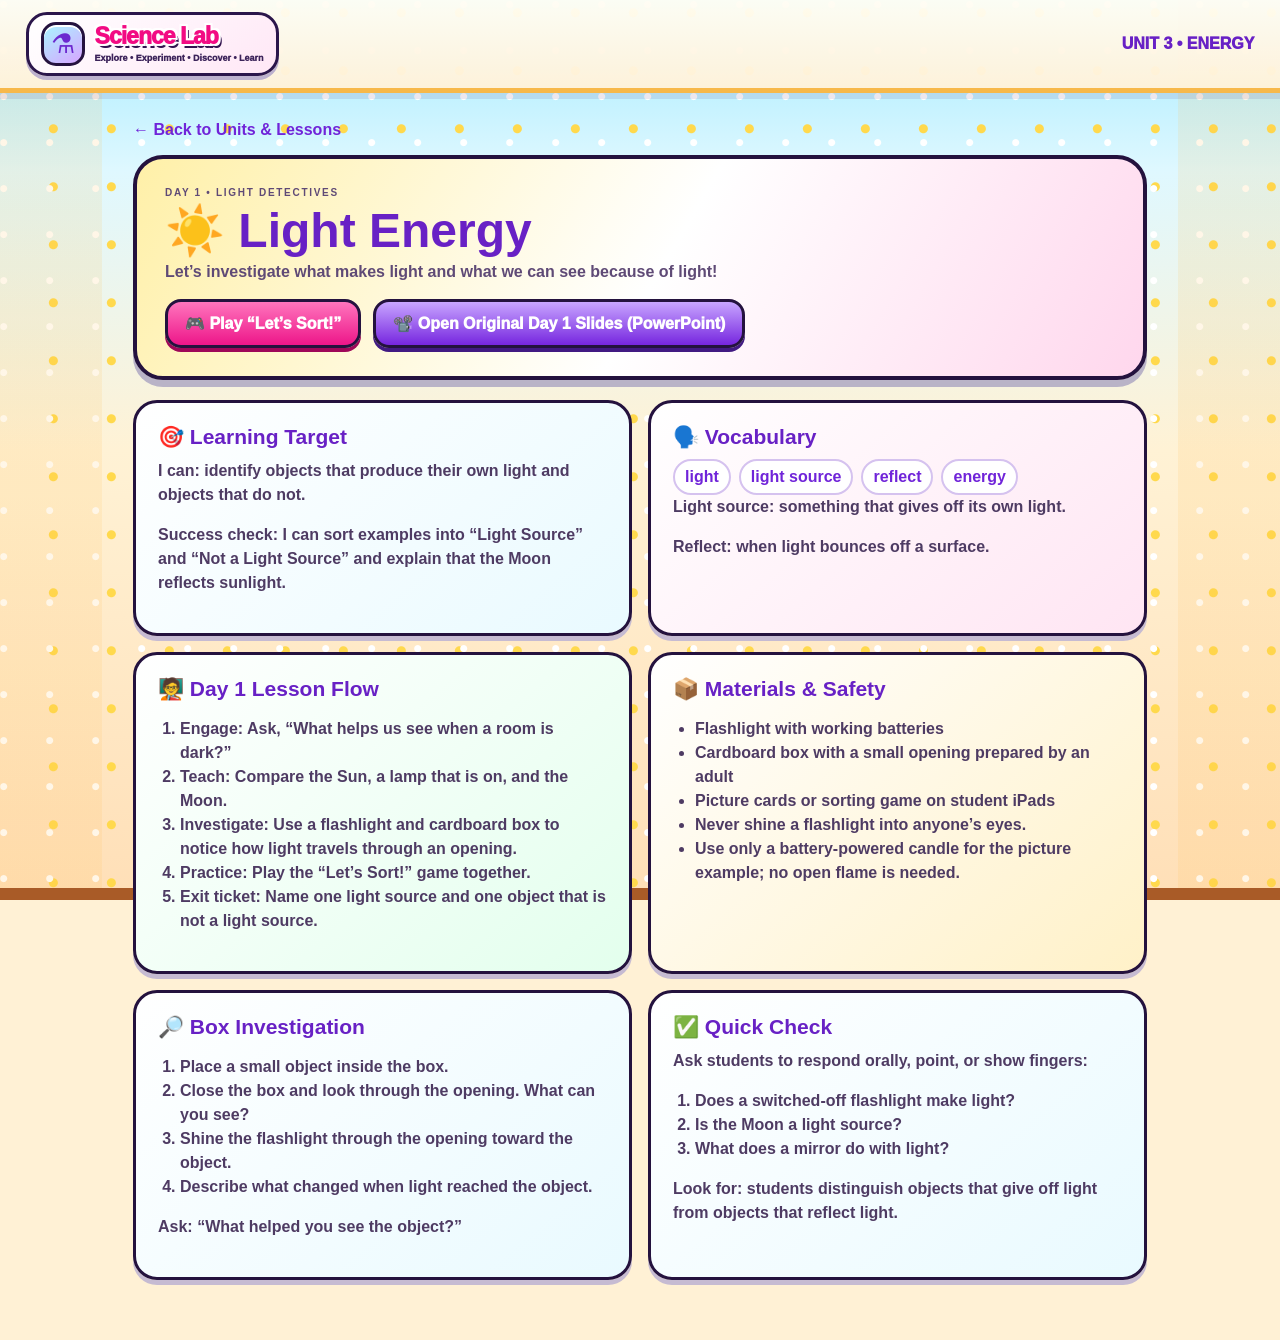
<file: lesson-light-energy.html>
<!doctype html>
<html lang="en"><head><meta charset="utf-8"><meta name="viewport" content="width=device-width,initial-scale=1"><title>Day 1 • Light Energy | Science Lab</title><link rel="stylesheet" href="./teacher-dashboard.css"><style>
.lesson-wrap{max-width:1050px;margin:auto;padding:28px 18px 60px}.lesson-hero{padding:28px;border:4px solid #24123e;border-radius:30px;background:linear-gradient(120deg,#fff0a8,#fff 52%,#ffd7ed);box-shadow:0 7px 0 #b9b3c7}.lesson-hero h1{font-size:clamp(30px,5vw,48px);margin:4px 0;color:#6821c5}.lesson-hero p{font-weight:800;color:#5f4a76}.lesson-actions{display:flex;gap:12px;flex-wrap:wrap;margin-top:18px}.lesson-btn{display:inline-flex;align-items:center;justify-content:center;text-decoration:none;border:3px solid #24123e;border-radius:16px;padding:12px 17px;font-weight:1000;color:#fff;background:linear-gradient(#ff75bd,#ed1689);box-shadow:0 4px 0 #9e0758}.lesson-btn.secondary{background:linear-gradient(#c8a5ff,#7626df);box-shadow:0 4px 0 #411a82}.lesson-grid{display:grid;grid-template-columns:repeat(2,minmax(0,1fr));gap:16px;margin-top:20px}.lesson-card{padding:22px;border:3px solid #24123e;border-radius:24px;background:linear-gradient(140deg,#fff,#e9faff);box-shadow:0 5px 0 #c6bbd2}.lesson-card:nth-child(2){background:linear-gradient(140deg,#fff,#ffe5f3)}.lesson-card:nth-child(3){background:linear-gradient(140deg,#fff,#e3ffed)}.lesson-card:nth-child(4){background:linear-gradient(140deg,#fff,#fff1c8)}.lesson-card h2{color:#6821c5;font-size:21px;margin-bottom:10px}.lesson-card p,.lesson-card li{font-weight:700;line-height:1.5;color:#4e3b63}.lesson-card ul,.lesson-card ol{padding-left:22px}.vocab{display:flex;gap:8px;flex-wrap:wrap}.vocab span{border:2px solid #d5c2ef;background:#fff;border-radius:999px;padding:7px 10px;font-weight:900;color:#7024d9}.back{display:inline-block;margin-bottom:16px;font-weight:900;color:#7024d9;text-decoration:none}@media(max-width:650px){.lesson-grid{grid-template-columns:1fr}.lesson-hero{padding:20px}}
</style></head><body class="dashboard-page"><header class="dashboard-header"><a class="mini-brand" href="./teacher-dashboard.html"><span class="brand-flask">⚗</span><span><strong>Science Lab</strong><small>Explore • Experiment • Discover • Learn</small></span></a><div style="margin-left:auto;font-weight:1000;color:#6821c5">UNIT 3 • ENERGY</div></header><main class="lesson-wrap"><a class="back" href="./teacher-dashboard.html#units">← Back to Units &amp; Lessons</a><section class="lesson-hero"><p class="eyebrow">DAY 1 • LIGHT DETECTIVES</p><h1>☀️ Light Energy</h1><p>Let’s investigate what makes light and what we can see because of light!</p><div class="lesson-actions"><a class="lesson-btn" href="./light-energy-sort.html">🎮 Play “Let’s Sort!”</a><a class="lesson-btn secondary" href="./Sciecne%20Q2%20Week%201_%20Unit%203%20Light%20Energy%20.pptx" target="_blank" rel="noopener">📽️ Open Original Day 1 Slides (PowerPoint)</a></div></section><section class="lesson-grid"><article class="lesson-card"><h2>🎯 Learning Target</h2><p><b>I can:</b> identify objects that produce their own light and objects that do not.</p><p><b>Success check:</b> I can sort examples into “Light Source” and “Not a Light Source” and explain that the Moon reflects sunlight.</p></article><article class="lesson-card"><h2>🗣️ Vocabulary</h2><div class="vocab"><span>light</span><span>light source</span><span>reflect</span><span>energy</span></div><p><b>Light source:</b> something that gives off its own light.</p><p><b>Reflect:</b> when light bounces off a surface.</p></article><article class="lesson-card"><h2>🧑‍🏫 Day 1 Lesson Flow</h2><ol><li><b>Engage:</b> Ask, “What helps us see when a room is dark?”</li><li><b>Teach:</b> Compare the Sun, a lamp that is on, and the Moon.</li><li><b>Investigate:</b> Use a flashlight and cardboard box to notice how light travels through an opening.</li><li><b>Practice:</b> Play the “Let’s Sort!” game together.</li><li><b>Exit ticket:</b> Name one light source and one object that is not a light source.</li></ol></article><article class="lesson-card"><h2>📦 Materials &amp; Safety</h2><ul><li>Flashlight with working batteries</li><li>Cardboard box with a small opening prepared by an adult</li><li>Picture cards or sorting game on student iPads</li><li>Never shine a flashlight into anyone’s eyes.</li><li>Use only a battery-powered candle for the picture example; no open flame is needed.</li></ul></article><article class="lesson-card"><h2>🔎 Box Investigation</h2><ol><li>Place a small object inside the box.</li><li>Close the box and look through the opening. What can you see?</li><li>Shine the flashlight through the opening toward the object.</li><li>Describe what changed when light reached the object.</li></ol><p><b>Ask:</b> “What helped you see the object?”</p></article><article class="lesson-card"><h2>✅ Quick Check</h2><p>Ask students to respond orally, point, or show fingers:</p><ol><li>Does a switched-off flashlight make light?</li><li>Is the Moon a light source?</li><li>What does a mirror do with light?</li></ol><p><b>Look for:</b> students distinguish objects that give off light from objects that reflect light.</p></article></section></main></body></html>
</file>
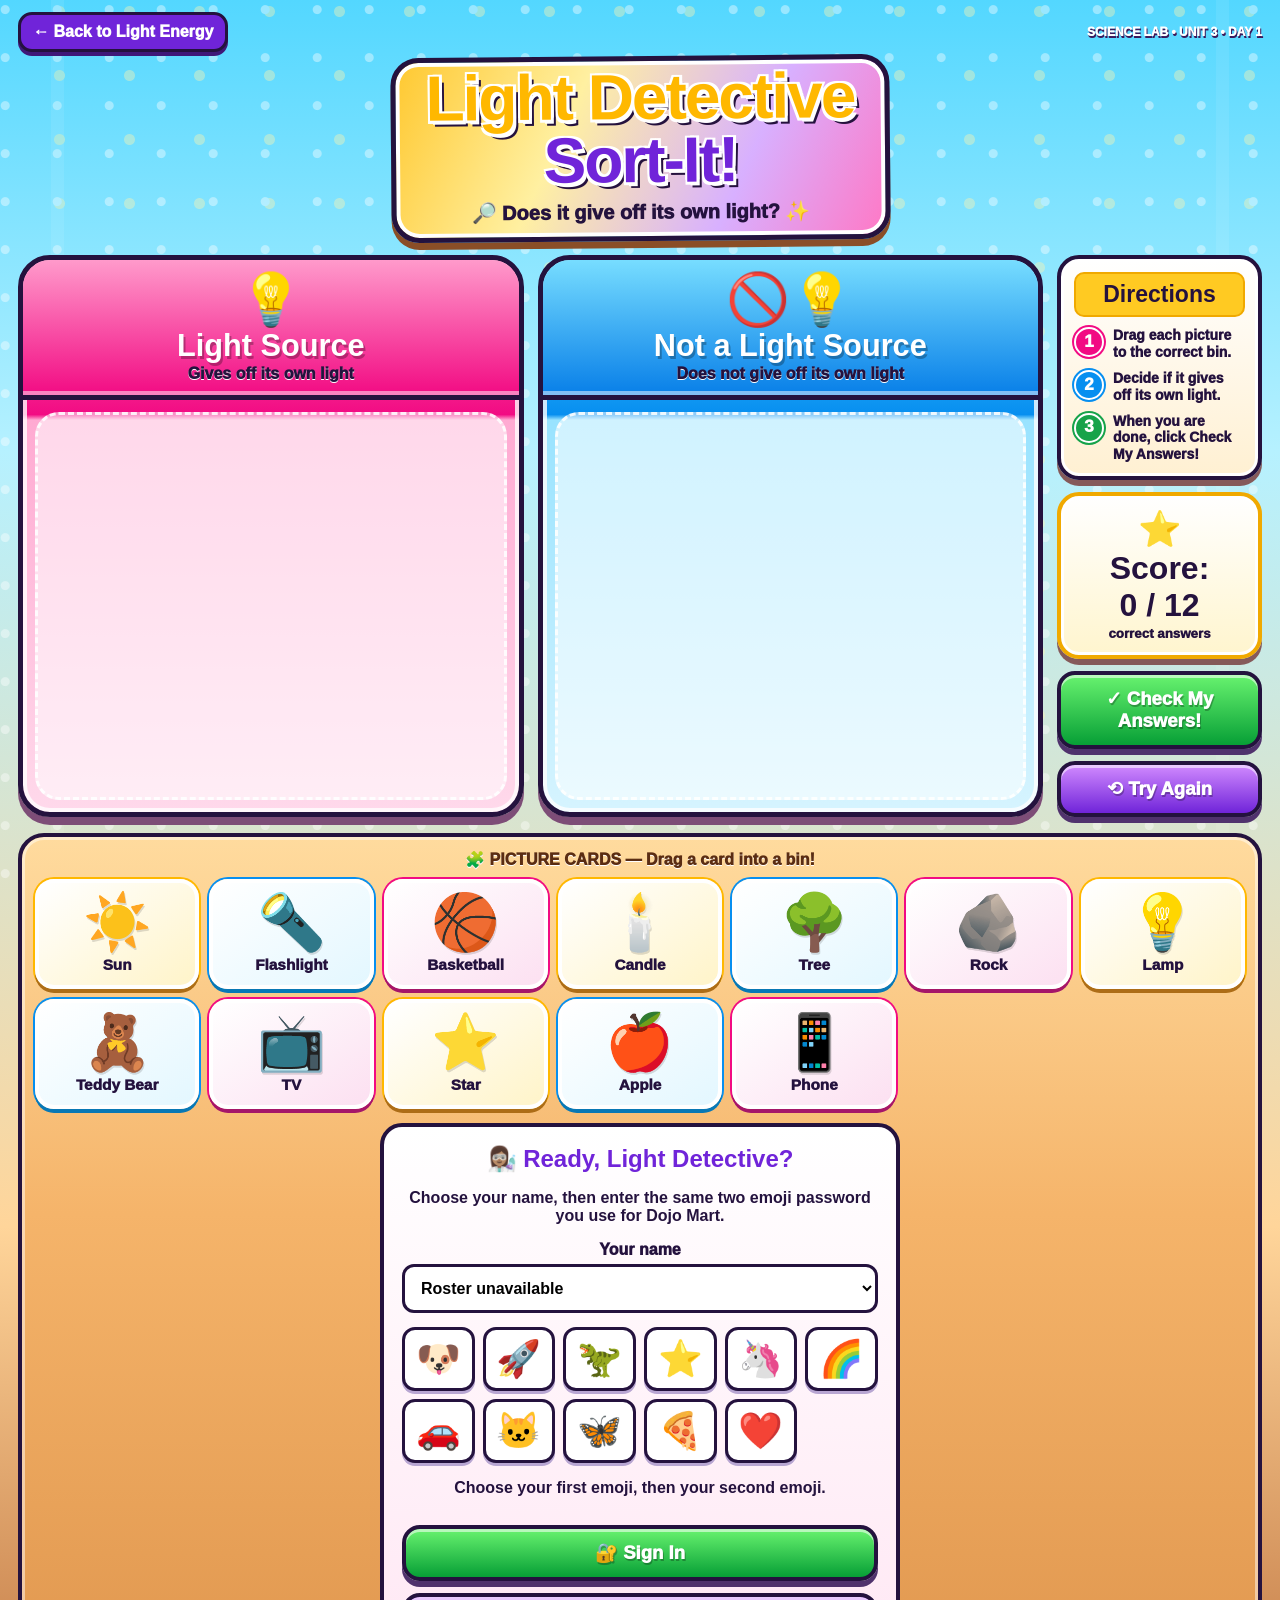
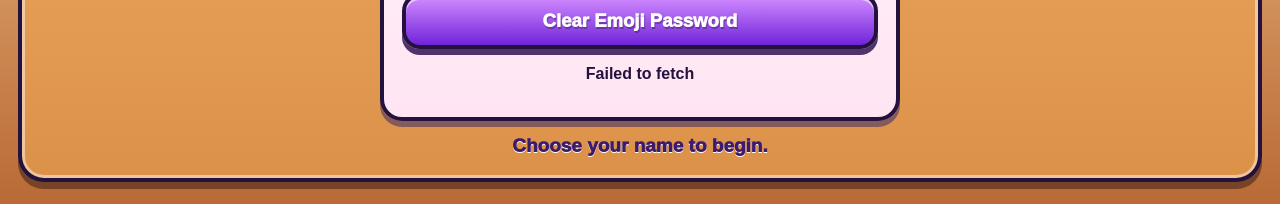
<file: light-energy-sort.html>
<!doctype html>
<html lang="en">
<head>
<meta charset="utf-8"><meta name="viewport" content="width=device-width,initial-scale=1">
<title>Light Detective Sort-It! | Science Lab</title>
<style>
:root{--ink:#24123e;--pink:#f20b83;--blue:#078ff0;--purple:#7024d9;--green:#16a34a;--gold:#ffba13}
*{box-sizing:border-box}body{margin:0;min-height:100vh;color:var(--ink);font-family:"Trebuchet MS",Arial,sans-serif;background:linear-gradient(180deg,#53d7ff 0%,#b6f1ff 25%,#ffd59a 68%,#b96a36 100%);overflow-x:hidden}
body:before{content:"";position:fixed;inset:0;pointer-events:none;opacity:.4;background:radial-gradient(circle at 10% 20%,#fff 0 4px,transparent 5px),radial-gradient(circle at 85% 18%,#fff5b0 0 5px,transparent 6px),linear-gradient(90deg,transparent 0 4%,#fff3 4% 5%,transparent 5% 95%,#fff3 95% 96%,transparent 96%);background-size:52px 48px,70px 64px,100% 100%;z-index:-1}
.page{width:min(1600px,100%);margin:auto;padding:12px 18px 22px}.topbar{display:flex;align-items:center;justify-content:space-between;gap:12px}.back{font-weight:1000;color:#fff;text-decoration:none;background:#7024d9;border:3px solid var(--ink);border-radius:14px;padding:8px 12px;box-shadow:0 4px 0 #3f1878}.topnote{font-size:12px;font-weight:1000;color:#fff;text-shadow:1px 2px #3b185a}
.game-title{text-align:center;position:relative;margin:4px auto 14px;width:fit-content;max-width:100%;padding:5px 30px 12px;border:5px solid var(--ink);border-radius:28px;background:linear-gradient(115deg,#ffc82f,#fff0a1 35%,#d8b0ff 70%,#ff78c5);box-shadow:0 7px 0 #8a4e27,inset 0 0 0 4px #fff;transform:rotate(-.5deg)}
.game-title h1{font-size:clamp(32px,5vw,72px);line-height:.98;margin:0;color:#7024d9;letter-spacing:-2px;text-shadow:3px 4px #fff,-2px -2px #fff,3px -2px #fff,-2px 3px #fff,5px 6px #25123e}
.game-title h1 span{color:#ffb800}.game-title p{font-weight:1000;margin:9px 0 0;font-size:clamp(12px,1.7vw,20px)}
.game-layout{display:grid;grid-template-columns:minmax(0,1fr) minmax(0,1fr) 205px;gap:14px;align-items:stretch}
.bin{position:relative;min-height:350px;border:5px solid var(--ink);border-radius:32px;padding:0 12px 12px;box-shadow:0 8px 0 #7d4d77,inset 0 0 0 4px #ffffffc9;display:flex;flex-direction:column;overflow:hidden}
.bin.source{background:linear-gradient(180deg,#ff7fb9,#f20b83 28%,#ffaad2 29%,#ffd9eb 100%)}.bin.not-source{background:linear-gradient(180deg,#57d5ff,#078ff0 28%,#99e3ff 29%,#d6f4ff 100%)}
.bin-head{margin:0 -12px 12px;padding:14px 8px 12px;text-align:center;border-bottom:5px solid var(--ink);box-shadow:inset 0 -4px #ffffff7d}
.source .bin-head{background:linear-gradient(#ff9acb,#f20b83);color:white}.not-source .bin-head{background:linear-gradient(#77ddff,#087fe8);color:white}
.bin-head .bin-icon{font-size:clamp(30px,4vw,54px);line-height:1}.bin-head h2{font-size:clamp(19px,2.4vw,34px);line-height:1.02;margin:4px 0;text-shadow:2px 3px #0004}.bin-head p{font-size:clamp(11px,1.25vw,17px);font-weight:1000;margin:4px 0 0;color:#24123e;text-shadow:0 1px #fff}
.dropzone{flex:1;min-height:185px;display:flex;align-content:flex-start;justify-content:center;flex-wrap:wrap;gap:8px;padding:10px;border:3px dashed #ffffffd9;border-radius:24px;background:#ffffff8a;transition:background .15s,outline .15s}
.bin:focus-visible,.dropzone.dragover{outline:5px solid var(--gold);outline-offset:-7px;background:#fff9}
.sidebar{display:flex;flex-direction:column;gap:12px}.directions,.scorebox{border:4px solid var(--ink);border-radius:22px;background:linear-gradient(#fff,#fff0d2);box-shadow:0 6px 0 #855a5a,inset 0 0 0 3px #fff;padding:13px}
.directions h3{margin:0 0 10px;text-align:center;font-size:clamp(16px,1.8vw,23px);background:#ffca22;border:2px solid #f0a900;border-radius:10px;padding:7px}.directions ol{padding:0;margin:0;list-style:none;display:flex;flex-direction:column;gap:9px}.directions li{display:grid;grid-template-columns:32px 1fr;align-items:start;gap:7px;font-size:clamp(11px,1.1vw,14px);font-weight:1000;line-height:1.2}.stepnum{width:30px;height:30px;border-radius:50%;display:grid;place-items:center;color:#fff;background:#f20b83;font-size:17px;border:2px solid #fff;box-shadow:0 0 0 2px #f20b83}.directions li:nth-child(2) .stepnum{background:#078ff0;box-shadow:0 0 0 2px #078ff0}.directions li:nth-child(3) .stepnum{background:#16a34a;box-shadow:0 0 0 2px #16a34a}
.scorebox{text-align:center;border-color:#f0a900;background:linear-gradient(#fff,#fff5ce)}.scorebox .star{font-size:35px}.scorebox strong{display:block;font-size:clamp(20px,2.5vw,34px)}.scorebox small{font-weight:1000}
.action{width:100%;border:4px solid var(--ink);border-radius:18px;padding:13px 8px;font-family:inherit;font-size:clamp(14px,1.45vw,19px);font-weight:1000;color:white;cursor:pointer;box-shadow:0 6px 0 #50326d,inset 0 3px #ffffff8a;text-shadow:1px 2px #0004;transition:transform .12s}.action:hover{transform:translateY(-2px)}.action:active{transform:translateY(2px);box-shadow:0 2px 0 #50326d}.check{background:linear-gradient(#68f36f,#079f36)}.reset{background:linear-gradient(#d18aff,#7024d9)}
.card-bank{margin-top:16px;border:4px solid var(--ink);border-radius:26px;padding:13px;background:linear-gradient(180deg,#ffdb9e,#f5b46a 40%,#dc9149);box-shadow:0 7px 0 #774326,inset 0 0 0 3px #fff7}
.bank-title{text-align:center;font-weight:1000;font-size:16px;margin:0 0 10px;color:#5b2d12;text-shadow:0 1px #fff}.cards{display:grid;grid-template-columns:repeat(7,minmax(0,1fr));gap:10px;align-items:stretch}
.card{position:relative;min-width:0;min-height:110px;display:flex;flex-direction:column;align-items:center;justify-content:center;gap:4px;padding:8px 4px;border:4px solid #fff;border-radius:19px;background:linear-gradient(145deg,#fff,#f5eaff);box-shadow:0 4px 0 #7240a1,0 0 0 2px #7024d9;cursor:grab;font-family:inherit;color:#24123e;font-weight:1000;font-size:clamp(11px,1.2vw,16px);text-align:center;touch-action:manipulation}
.card:nth-child(3n+1){background:linear-gradient(145deg,#fff,#fff4c9);box-shadow:0 4px 0 #ad6d17,0 0 0 2px #ffb800}.card:nth-child(3n+2){background:linear-gradient(145deg,#fff,#e3f7ff);box-shadow:0 4px 0 #0878b5,0 0 0 2px #078ff0}.card:nth-child(3n){background:linear-gradient(145deg,#fff,#fce0f1);box-shadow:0 4px 0 #a51669,0 0 0 2px #f20b83}
.card .pic{font-size:clamp(34px,4.3vw,60px);line-height:1.05;filter:drop-shadow(1px 2px #0002)}.card:focus-visible{outline:5px solid #ffca22;outline-offset:2px}.card.selected{outline:5px solid #ffca22;outline-offset:2px}.card.correct{border-color:#16a34a;background:#d8ffdf}.card.wrong{border-color:#dc2626;background:#ffe1e1}.dropzone .card{min-height:70px;max-width:105px;padding:6px;font-size:11px}.dropzone .card .pic{font-size:28px}.student-gate{max-width:520px;margin:14px auto;padding:18px;border:4px solid var(--ink);border-radius:22px;background:linear-gradient(#fff,#ffe5f3);box-shadow:0 6px 0 #855a5a;text-align:center}.student-gate h2{margin:0 0 8px;color:var(--purple)}.student-gate p{font-weight:800}.student-gate label{display:block;font-weight:1000;margin:12px 0 5px}.student-gate select{width:100%;padding:12px;border:3px solid var(--ink);border-radius:12px;font:inherit;font-weight:800;background:white}.emoji-pad{display:grid;grid-template-columns:repeat(6,minmax(0,1fr));gap:8px;margin-top:14px}.emoji-choice{border:3px solid var(--ink);border-radius:13px;background:#fff;padding:8px 3px;font-size:clamp(24px,5vw,36px);cursor:pointer;box-shadow:0 3px 0 #b8a6d2}.emoji-choice.selected{background:#ffe78a;outline:3px solid #7024d9}.emoji-choice:disabled{opacity:.5}.student-gate .action{margin-top:12px}#submitPanel{max-width:520px;margin:14px auto;text-align:center}#submitMessage,#gateMessage{font-weight:900}.feedback{min-height:30px;text-align:center;margin:12px 0 0;font-weight:1000;color:#3e1b68;font-size:clamp(13px,1.6vw,19px);text-shadow:0 1px #fff}
@media(max-width:900px){.game-layout{grid-template-columns:1fr 1fr}.sidebar{grid-column:1/-1;display:grid;grid-template-columns:repeat(2,minmax(0,1fr));align-items:stretch}.directions{grid-row:span 2}.cards{grid-template-columns:repeat(4,minmax(0,1fr))}.bin{min-height:290px}}
@media(max-width:580px){.page{padding:8px}.game-title{padding:9px 14px}.game-layout{grid-template-columns:1fr}.bin{min-height:245px}.sidebar{grid-column:auto;grid-template-columns:1fr 1fr}.directions{grid-column:1/-1;grid-row:auto}.cards{grid-template-columns:repeat(3,minmax(0,1fr))}.card{min-height:95px}.topnote{display:none}.dropzone{min-height:110px}}
</style></head>
<body><main class="page">
<div class="topbar"><a class="back" href="./lesson-light-energy.html">← Back to Light Energy</a><span class="topnote">SCIENCE LAB • UNIT 3 • DAY 1</span></div>
<header class="game-title"><h1><span>Light Detective</span><br>Sort-It!</h1><p>🔎 Does it give off its own light? ✨</p></header>
<section class="game-layout">
<div class="bin source" data-bin="source" tabindex="0" aria-label="Light Source bin"><div class="bin-head"><div class="bin-icon">💡</div><h2>Light Source</h2><p>Gives off its own light</p></div><div class="dropzone" id="sourceBin"></div></div>
<div class="bin not-source" data-bin="not" tabindex="0" aria-label="Not a Light Source bin"><div class="bin-head"><div class="bin-icon">🚫💡</div><h2>Not a Light Source</h2><p>Does not give off its own light</p></div><div class="dropzone" id="notBin"></div></div>
<aside class="sidebar"><section class="directions"><h3>Directions</h3><ol><li><span class="stepnum">1</span><span>Drag each picture to the correct bin.</span></li><li><span class="stepnum">2</span><span>Decide if it gives off its own light.</span></li><li><span class="stepnum">3</span><span>When you are done, click Check My Answers!</span></li></ol></section><section class="scorebox"><span class="star">⭐</span><strong>Score:</strong><strong id="score">0 / 12</strong><small>correct answers</small></section><button class="action check" id="checkBtn" disabled>✓ Check My Answers!</button><button class="action reset" id="resetBtn" disabled>⟲ Try Again</button></aside>
</section>
<section class="card-bank"><p class="bank-title">🧩 PICTURE CARDS — Drag a card into a bin!</p><div class="cards" id="cards"></div><div id="studentGate" class="student-gate"><h2>👩🏽‍🔬 Ready, Light Detective?</h2><p>Choose your name, then enter the same two emoji password you use for Dojo Mart.</p><label for="studentName">Your name</label><select id="studentName"><option value="">Loading class roster…</option></select><div id="emojiPad" class="emoji-pad" aria-label="Emoji password choices"></div><p id="emojiProgress">Choose your first emoji, then your second emoji.</p><button class="action check" id="startBtn" type="button">🔐 Sign In</button><button class="action reset" id="clearEmoji" type="button">Clear Emoji Password</button><p id="gateMessage" role="status" aria-live="polite"></p></div><div id="submitPanel" hidden><button class="action check" id="submitBtn" type="button">📨 Submit Assignment</button><p id="submitMessage" role="status" aria-live="polite"></p></div><p class="feedback" id="feedback" aria-live="polite">Choose your name to begin.</p></section>
</main>
<script>
const items=[{name:'Sun',pic:'☀️',bin:'source'},{name:'Flashlight',pic:'🔦',bin:'source'},{name:'Basketball',pic:'🏀',bin:'not'},{name:'Candle',pic:'🕯️',bin:'source'},{name:'Tree',pic:'🌳',bin:'not'},{name:'Rock',pic:'🪨',bin:'not'},{name:'Lamp',pic:'💡',bin:'source'},{name:'Teddy Bear',pic:'🧸',bin:'not'},{name:'TV',pic:'📺',bin:'source'},{name:'Star',pic:'⭐',bin:'source'},{name:'Apple',pic:'🍎',bin:'not'},{name:'Phone',pic:'📱',bin:'source'}];
const ASSIGNMENT_API = "https://cwhkswbykgpfachpcjjo.supabase.co/functions/v1/light-sort-assignment";let selected=null;const positions={};let checked=false;let started=false;let submitted=false;let studentName="";let sessionToken="";let chosenEmojis=[];const emojiChoices=["🐶","🚀","🦖","⭐","🦄","🌈","🚗","🐱","🦋","🍕","❤️"];const cards=document.getElementById('cards');const feedback=document.getElementById('feedback');
function render(){cards.innerHTML='';document.getElementById('sourceBin').innerHTML='';document.getElementById('notBin').innerHTML='';items.forEach((it,i)=>{const el=document.createElement('button');el.type='button';el.className='card'+(checked?(positions[i]===it.bin?' correct':' wrong'):'')+(selected===i?' selected':'');el.draggable=started&&!submitted;el.disabled=!started||submitted;el.dataset.index=i;el.innerHTML='<span class="pic">'+it.pic+'</span><span>'+it.name+'</span>';el.addEventListener('click',()=>{if(!started||submitted)return;if(selected===i){selected=null;}else{selected=i;}render();feedback.textContent=selected===null?'Card unselected.':'Now tap a bin for '+it.name+'.';});el.addEventListener('dragstart',e=>{if(!started||submitted){e.preventDefault();return;}e.dataTransfer.setData('text/plain',String(i));selected=i;});const dest=positions[i];(dest==='source'?document.getElementById('sourceBin'):dest==='not'?document.getElementById('notBin'):cards).appendChild(el);});document.querySelectorAll('.bin').forEach(bin=>{bin.ondragover=e=>{if(!started||submitted)return;e.preventDefault();bin.querySelector('.dropzone').classList.add('dragover');};bin.ondragleave=()=>bin.querySelector('.dropzone').classList.remove('dragover');bin.ondrop=e=>{if(!started||submitted)return;e.preventDefault();bin.querySelector('.dropzone').classList.remove('dragover');const i=Number(e.dataTransfer.getData('text/plain'));if(Number.isInteger(i)&&items[i]){positions[i]=bin.dataset.bin;selected=null;checked=false;render();feedback.textContent='Nice sorting! Keep going.';}};bin.onclick=e=>{if(!started||submitted)return;if(e.target.closest('.card'))return;if(selected!==null){positions[selected]=bin.dataset.bin;selected=null;checked=false;render();feedback.textContent='Card moved! Keep sorting.';}};bin.onkeydown=e=>{if(!started||submitted)return;if((e.key==='Enter'||e.key===' ')&&selected!==null){e.preventDefault();positions[selected]=bin.dataset.bin;selected=null;checked=false;render();feedback.textContent='Card moved! Keep sorting.';}};});updateScore();}
function updateScore(){const count=items.filter((it,i)=>positions[i]===it.bin).length;document.getElementById('score').textContent=count+' / 12';}
document.getElementById('checkBtn').onclick=()=>{if(!started||submitted)return;checked=true;const placed=Object.keys(positions).length;const correct=items.filter((it,i)=>positions[i]===it.bin).length;render();if(placed<items.length){feedback.textContent='Keep going! You placed '+placed+' of 12 cards. '+correct+' are correct so far.';}else if(correct===items.length){feedback.textContent='🌟 AMAZING, LIGHT DETECTIVE! All 12 are correct!';}else{feedback.textContent='Good try! '+correct+' of 12 are correct. Red cards need another look—then click Check My Answers again!';}};
document.getElementById('resetBtn').onclick=()=>{if(!started||submitted)return;Object.keys(positions).forEach(k=>delete positions[k]);selected=null;checked=false;render();feedback.textContent='Fresh start! Sort each picture into the best bin.';};
render();
async function loadRoster(){const select=document.getElementById('studentName');try{const res=await fetch(ASSIGNMENT_API,{cache:'no-store'});const data=await res.json();if(!res.ok)throw new Error(data.error||'Roster unavailable.');select.innerHTML='<option value="">Choose your name…</option>'+data.students.map(n=>'<option value="'+n.replace(/&/g,'&amp;').replace(/</g,'&lt;').replace(/"/g,'&quot;')+'">'+n.replace(/&/g,'&amp;').replace(/</g,'&lt;').replace(/>/g,'&gt;')+'</option>').join('');if(!data.students.length)document.getElementById('gateMessage').textContent='Your teacher needs to add students to the class roster first.';}catch(e){select.innerHTML='<option value="">Roster unavailable</option>';document.getElementById('gateMessage').textContent=e.message;}}
function renderEmojiPad(){const pad=document.getElementById('emojiPad');pad.innerHTML=emojiChoices.map(e=>'<button type="button" class="emoji-choice'+(chosenEmojis.includes(e)?' selected':'')+'" data-emoji="'+e+'" aria-label="Choose '+e+'">'+e+'</button>').join('');pad.querySelectorAll('[data-emoji]').forEach(btn=>btn.onclick=()=>{const emoji=btn.dataset.emoji;if(chosenEmojis.length>=2)return;chosenEmojis.push(emoji);document.getElementById('emojiProgress').textContent='Password: '+chosenEmojis.join('  ')+'  '+(chosenEmojis.length===1?'Choose your second emoji.':'Ready to sign in.');renderEmojiPad();});}
document.getElementById('clearEmoji').onclick=()=>{chosenEmojis=[];document.getElementById('emojiProgress').textContent='Choose your first emoji, then your second emoji.';renderEmojiPad();};
document.getElementById('startBtn').onclick=async()=>{const chosen=document.getElementById('studentName').value;if(!chosen){document.getElementById('gateMessage').textContent='Please choose your name first.';return;}if(chosenEmojis.length!==2){document.getElementById('gateMessage').textContent='Please choose both password emojis in the correct order.';return;}const btn=document.getElementById('startBtn');btn.disabled=true;document.getElementById('gateMessage').textContent='Checking your emoji password…';try{const res=await fetch(ASSIGNMENT_API,{method:'POST',headers:{'Content-Type':'application/json'},body:JSON.stringify({action:'login',student_name:chosen,emojis:chosenEmojis})});const data=await res.json();if(!res.ok)throw new Error(data.error||'Could not sign in.');studentName=data.student_name;sessionToken=data.session_token;started=true;document.getElementById('studentGate').hidden=true;document.getElementById('checkBtn').disabled=false;document.getElementById('resetBtn').disabled=false;feedback.textContent='Welcome, '+studentName+'! Sort all 12 cards, then check your answers.';render();}catch(e){document.getElementById('gateMessage').textContent=e.message;chosenEmojis=[];document.getElementById('emojiProgress').textContent='Try choosing your two emojis again.';renderEmojiPad();}finally{btn.disabled=false;}};
renderEmojiPad();
document.getElementById('submitBtn').onclick=async()=>{if(!started||submitted)return;const placed=Object.keys(positions).length;if(placed<items.length){document.getElementById('submitMessage').textContent='Please sort all 12 cards and check your answers before submitting.';return;}if(!checked){document.getElementById('submitMessage').textContent='Click Check My Answers before you submit.';return;}const score=items.filter((it,i)=>positions[i]===it.bin).length;const btn=document.getElementById('submitBtn');btn.disabled=true;document.getElementById('submitMessage').textContent='Submitting your score…';try{const res=await fetch(ASSIGNMENT_API,{method:'POST',headers:{'Content-Type':'application/json'},body:JSON.stringify({student_name:studentName,session_token:sessionToken,answers:items.map((it,i)=>positions[i]||null)})});const data=await res.json();if(!res.ok)throw new Error(data.error||'Could not submit.');submitted=true;document.getElementById('checkBtn').disabled=true;document.getElementById('resetBtn').disabled=true;document.getElementById('submitPanel').hidden=false;document.getElementById('submitMessage').textContent='✅ Submitted! '+data.points_earned+' / '+data.points_possible+' ('+data.percentage+'%). Your grade has been recorded.';feedback.textContent='Thank you, '+studentName+'! Your assignment is turned in.';render();}catch(e){btn.disabled=false;document.getElementById('submitMessage').textContent=e.message;}};
const oldCheck=document.getElementById('checkBtn').onclick;
document.getElementById('checkBtn').onclick=()=>{oldCheck();const placed=Object.keys(positions).length;if(started&&!submitted&&placed===items.length){document.getElementById('submitPanel').hidden=false;document.getElementById('submitMessage').textContent='Review your score, then submit your assignment.';}};
const portalParams=new URLSearchParams(location.search);const portalStudent=portalParams.get('student');const portalSession=portalParams.get('session');if(portalStudent&&portalSession){studentName=portalStudent;sessionToken=portalSession;started=true;document.getElementById('studentGate').hidden=true;document.getElementById('checkBtn').disabled=false;document.getElementById('resetBtn').disabled=false;feedback.textContent='Welcome, '+studentName+'! Sort all 12 cards, then check your answers.';render();}else{loadRoster();}
</script></body></html>
</file>
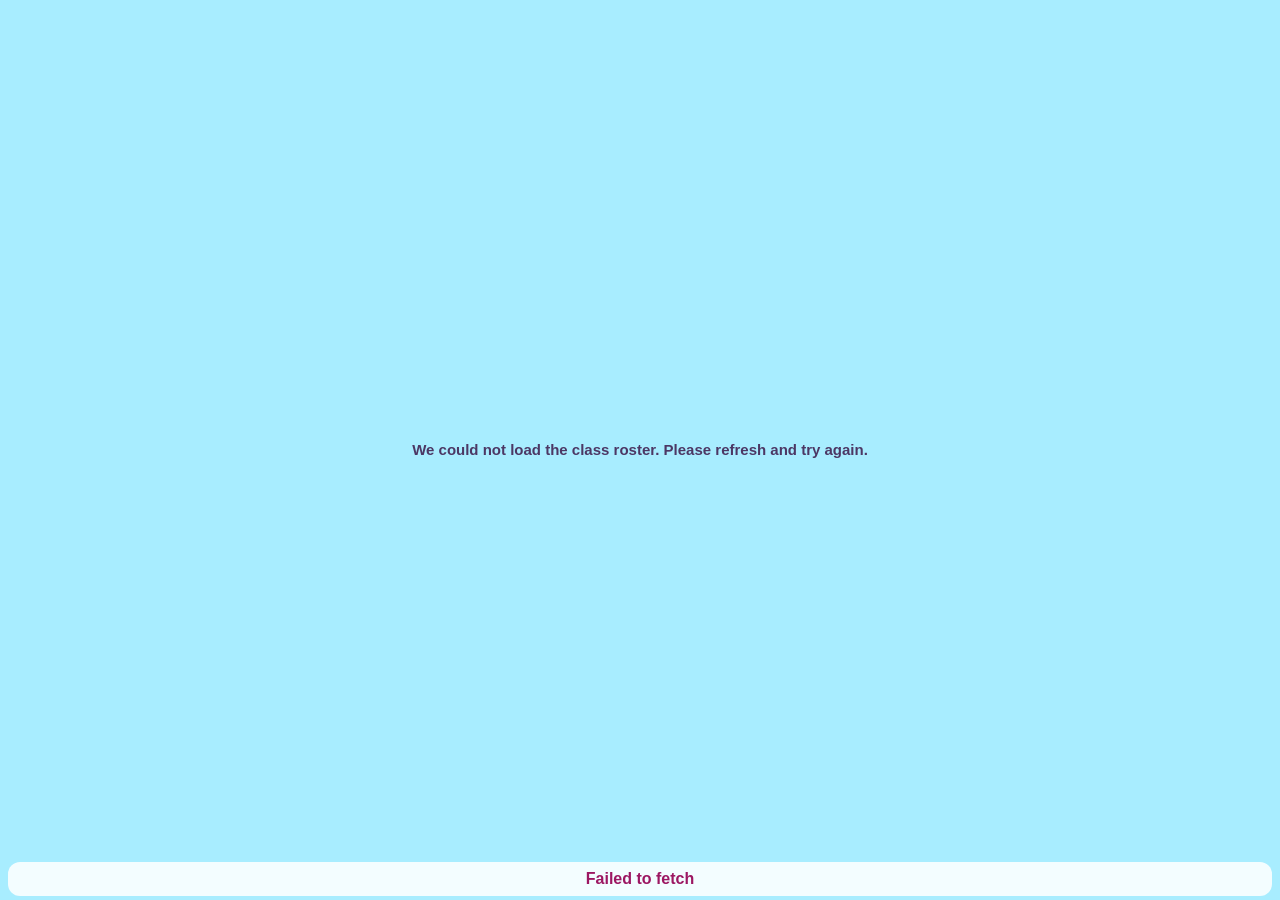
<file: student-portal.html>
<!doctype html>
<html lang="en">
<head>
<meta charset="utf-8">
<meta name="viewport" content="width=device-width,initial-scale=1">
<meta name="theme-color" content="#6b3dc2">
<title>Science Lab · Student Portal</title>
<style>
:root{--ink:#24123e;--purple:#7024d9;--pink:#f20b83;--blue:#078ff0;--yellow:#ffca22;--green:#10b96b}
*{box-sizing:border-box}
body{margin:0;min-height:100vh;color:var(--ink);font-family:"Trebuchet MS",Arial,sans-serif;background:#c9f1ff;background-image:radial-gradient(circle at 8% 10%,#fff 0 3px,transparent 4px),radial-gradient(circle at 92% 22%,#ffd94d 0 4px,transparent 5px),radial-gradient(circle at 18% 35%,#fff8 0 5px,transparent 6px),linear-gradient(180deg,#9feaff 0,#e7faff 60%,#c9efff 100%);background-attachment:fixed}
body:before{content:"";position:fixed;inset:0;pointer-events:none;z-index:-1;background:radial-gradient(ellipse at 0% 50%,#80d9ff55 0 12%,transparent 26%),radial-gradient(ellipse at 100% 45%,#ffe58b66 0 12%,transparent 27%)}
.wrap{width:min(1600px,99%);margin:auto;padding:12px 0 18px}
.brand{display:inline-flex;align-items:center;gap:10px;padding:9px 14px;background:linear-gradient(145deg,#fff,#ffe7f6);border:3px solid var(--ink);border-radius:18px;box-shadow:0 4px 0 #bcb1ce;text-decoration:none;color:var(--pink);font-weight:1000;font-size:clamp(17px,3vw,23px);text-shadow:1px 2px #fff}
.card{background:linear-gradient(145deg,#ffffffef,#effbffef);border:4px solid #fff;border-radius:32px;padding:clamp(18px,3vw,28px);margin-top:18px;box-shadow:0 8px 0 #a4cbe6,inset 0 0 0 2px #c6eaff}
.eyebrow{font-size:11px;font-weight:1000;letter-spacing:1.6px;color:var(--purple);margin:0 0 7px}
h1{font-size:clamp(29px,4.5vw,43px);line-height:1.05;letter-spacing:-1px;margin:0 0 10px;color:#24123e;text-shadow:2px 3px #fff,-2px -2px #fff}
h2{margin:0 0 8px;color:var(--purple);font-size:clamp(21px,4vw,30px)}
.intro{font-size:15px;font-weight:800;line-height:1.5;margin:0;color:#4c3764}
.name-grid{display:grid;grid-template-columns:repeat(5,minmax(0,1fr));gap:12px;margin-top:22px}
.name-tile{position:relative;min-height:118px;display:flex;flex-direction:column;align-items:center;justify-content:center;gap:6px;padding:10px 6px 9px;border:3px solid #f20b83;border-radius:22px;background:linear-gradient(145deg,#fff,#ffe1f2);box-shadow:0 4px 0 #e5a6d0,inset 0 0 0 3px #ffffffb5;color:var(--ink);font:inherit;font-weight:1000;cursor:pointer;transition:transform .16s,box-shadow .16s,filter .16s}
.name-tile:nth-child(5n+2){background:linear-gradient(145deg,#fff,#fff1ad);border-color:#ffb900;box-shadow:0 4px 0 #e7c35c,inset 0 0 0 3px #ffffffb5}
.name-tile:nth-child(5n+3){background:linear-gradient(145deg,#fff,#ffe0f2);border-color:#f20b83}
.name-tile:nth-child(5n+4){background:linear-gradient(145deg,#d7ffe5,#fff);border-color:#10b96b;box-shadow:0 4px 0 #9bdab4,inset 0 0 0 3px #ffffffb5}
.name-tile:nth-child(5n){background:linear-gradient(145deg,#e8dcff,#fff);border-color:#078ff0;box-shadow:0 4px 0 #9bc8e9,inset 0 0 0 3px #ffffffb5}
.name-tile:hover{transform:translateY(-3px);box-shadow:0 8px 0 #b7a7cb;filter:saturate(1.08)}
.name-tile:active{transform:translateY(2px);box-shadow:0 2px 0 #b7a7cb}
.name-avatar{width:66px;height:66px;display:grid;place-items:center;border:2px solid #ffffff;border-radius:17px 17px 12px 12px;background:linear-gradient(#fff5c8,#ffdb9d);font-size:43px;line-height:1;box-shadow:0 2px 0 #0001;overflow:hidden}
.name-tile span:last-child{font-size:clamp(12px,1.4vw,16px);line-height:1.15;overflow-wrap:anywhere}
.password-slots{display:grid;grid-template-columns:repeat(2,minmax(0,120px));justify-content:center;gap:18px;margin:20px auto 8px}.password-slot{height:96px;display:grid;place-items:center;border:2px dashed #b8c9ec;border-radius:18px;background:#fff;color:#c6cbe6;font-size:38px;font-weight:1000;box-shadow:inset 0 0 0 3px #fff}.password-slot.filled{border-style:solid;border-color:#7c4bd6;background:linear-gradient(#fff,#f2eaff);color:var(--ink);font-size:38px}.pad{display:grid;grid-template-columns:repeat(6,minmax(0,1fr));gap:9px;margin:18px auto 0;max-width:650px}
.emoji{min-height:72px;font-size:clamp(27px,4vw,38px);padding:7px;border:3px solid #078ff0;border-radius:17px;background:linear-gradient(#fff,#e2f8ff);cursor:pointer;box-shadow:0 3px 0 #a9cbe9;transition:transform .14s,background .14s}
.emoji:nth-child(3n+1){background:linear-gradient(#fff,#fff0c2);border-color:#ffb900}.emoji:nth-child(3n+2){background:linear-gradient(#fff,#e2f8ff);border-color:#078ff0}.emoji:nth-child(3n){background:linear-gradient(#fff,#dfffe8);border-color:#10b96b}
.emoji.selected{background:#ffe58b;border-color:var(--purple);outline:3px solid #d7b7ff;transform:translateY(-2px)}
button{font:inherit;font-weight:1000}
.primary,.back{display:inline-flex;align-items:center;justify-content:center;gap:8px;background:linear-gradient(#ff72b8,#ef087c);border:3px solid var(--ink);border-radius:17px;color:white;padding:13px 19px;box-shadow:0 5px 0 #a30b58,inset 0 2px #ffc8e5;text-decoration:none;cursor:pointer;text-shadow:1px 2px #a30b58}
.back{background:linear-gradient(#c5a4ff,#7024d9);box-shadow:0 4px 0 #3e1b78;padding:10px 14px}
.primary:disabled{opacity:.6;cursor:wait}.login-banner{display:flex;align-items:center;justify-content:center;gap:12px;padding:10px 14px;margin:0 auto 12px;max-width:760px;border:3px solid #f20b83;border-radius:999px;background:linear-gradient(110deg,#fff,#ffe5f4);box-shadow:0 4px 0 #dba4c8}.login-banner h1{margin:0;text-align:center}.login-instructions{text-align:center;font-size:clamp(15px,2vw,18px);margin:8px 0}.login-actions{display:flex;justify-content:space-between;gap:12px;margin-top:22px}.back{background:linear-gradient(#ffb5db,#f20b83);box-shadow:0 4px 0 #c50b6d;color:#fff;text-shadow:none}.login-lock{font-size:clamp(34px,5vw,48px)}
.notice{font-weight:900;min-height:24px;color:#9c1762;line-height:1.4;margin:13px 0 0}
.login-top{display:flex;align-items:center;gap:12px;margin-bottom:14px}
.selected-student{display:inline-flex;align-items:center;gap:9px;border:2px solid #c9b8e8;border-radius:999px;background:#fff;padding:8px 13px;font-weight:1000;color:var(--purple)}
.assignment{display:flex;gap:14px;align-items:center;border:3px solid var(--ink);border-radius:22px;padding:18px;margin-top:15px;background:linear-gradient(110deg,#c5f2ff,#fff 60%,#ffe4f3);box-shadow:0 4px 0 #bdb2c9}
.assignment-icon{font-size:42px}.assignment-info{flex:1}.assignment-info h2{font-size:21px;margin:0 0 5px}.assignment-info p{margin:4px 0;font-size:13px;font-weight:800;color:#655477}.status{display:inline-block;border:2px solid #159653;border-radius:999px;background:#d8ffe6;padding:6px 10px;font-size:12px;font-weight:1000;color:#087342}.status.locked{border-color:#b8a3ca;background:#f0e8fa;color:#6a557d}.open{background:linear-gradient(#ffe66c,#ffb500);color:var(--ink);border:3px solid var(--ink);border-radius:15px;padding:12px 15px;box-shadow:0 4px 0 #b87900;cursor:pointer;white-space:nowrap}.open:disabled{opacity:.55;cursor:not-allowed}
[hidden]{display:none!important}
@media(max-width:850px){.name-grid{grid-template-columns:repeat(3,minmax(0,1fr))}.poster-wrap{width:100%;margin-top:12px}.name-poster{max-height:none}}}
@media(max-width:520px){.wrap{width:100%;padding:8px 0 12px}.brand{margin-left:8px}.poster-wrap{border-radius:12px}.name-poster{max-height:none}#chooseStudent{min-height:auto}}.name-grid{grid-template-columns:repeat(2,minmax(0,1fr));gap:10px}.name-tile{min-height:100px}.assignment{flex-wrap:wrap}.open{width:100%}.assignment-info{min-width:calc(100% - 70px)}.pad{grid-template-columns:repeat(4,minmax(0,1fr))}.password-slot{height:80px}.login-actions{align-items:center}.login-banner{border-radius:28px}}
@media(prefers-reduced-motion:reduce){*,*:before,*:after{transition:none!important}}

.poster-wrap{position:relative;width:100%;max-width:none;margin:18px auto 0;line-height:0;border-radius:22px;overflow:hidden;box-shadow:0 7px 0 #a4cbe6}
.name-poster{display:block;width:100%;height:auto;max-height:calc(100vh - 125px);object-fit:contain;user-select:none}
.poster-hotspots{position:absolute;inset:0}
.poster-hotspot{position:absolute;display:block;border:0;background:transparent;border-radius:18px;cursor:pointer;line-height:normal;padding:0;outline-offset:3px;transition:background .14s,box-shadow .14s}
.poster-hotspot:hover,.poster-hotspot:focus-visible{background:#ffffff18;box-shadow:inset 0 0 0 3px #fff,0 0 0 3px #f20b83;outline:none}
.poster-hotspot:active{background:#ffffff35}
#chooseStudent{width:100%;min-height:calc(100vh - 130px);background:transparent;border:0;box-shadow:none;padding:0;margin-top:18px}
#chooseStudent .notice{background:#ffffffdc;border-radius:12px;padding:6px}


/* Student poster layout: keep the whole illustration centered and large. */
#nameGrid.name-grid{display:block;width:100%;margin:14px auto 0}
.poster-wrap{display:block;width:min(100%,calc(100vh - 225px));max-width:900px;margin:0 auto;line-height:0;position:relative}
.name-poster{display:block;width:100%;height:auto;max-height:none;object-fit:contain}
.poster-hotspots{position:absolute;inset:0;z-index:5}
.poster-hotspot{z-index:6;touch-action:manipulation}
@media(max-width:700px){#nameGrid.name-grid{margin-top:10px}.poster-wrap{width:min(100%,calc(100vh - 190px));max-width:100%}}


/* Final full-screen student name poster overrides */
html,body{width:100%;height:100%;min-height:100%;margin:0!important;padding:0!important;overflow-x:hidden}
body{background:#a8edff!important}
body:before{display:none!important}
main.wrap{display:block!important;width:100%!important;max-width:none!important;height:100vh!important;min-height:100vh!important;margin:0!important;padding:0!important}
#chooseStudent{display:block!important;width:100%!important;height:100vh!important;min-height:100vh!important;margin:0!important;padding:0!important;border:0!important;border-radius:0!important;box-shadow:none!important;background:transparent!important}
#chooseStudent>div:first-child,#chooseStudent>p.intro{display:none!important}
#nameGrid.name-grid{display:block!important;width:100%!important;height:100vh!important;margin:0!important;padding:0!important}
.poster-wrap{position:relative!important;display:flex!important;align-items:center!important;justify-content:center!important;width:100vw!important;height:100vh!important;max-width:none!important;margin:0!important;padding:0!important;border-radius:0!important;box-shadow:none!important;overflow:hidden!important;background:#a8edff!important}
.name-poster{display:block!important;width:100vw!important;height:100vh!important;max-width:none!important;max-height:none!important;object-fit:contain!important;margin:0!important}
.poster-hotspots{position:absolute!important;inset:0!important;z-index:20!important}
.poster-hotspot{z-index:21!important;pointer-events:auto!important;touch-action:manipulation!important}
#rosterNotice{position:absolute;bottom:4px;left:8px;right:8px;z-index:22;text-align:center}
@media(max-width:700px){.poster-wrap,.name-poster{width:100vw!important;height:100vh!important}.name-poster{object-fit:contain!important}}


/* Make the poster itself cover the viewport so hotspot coordinates match the artwork. */
html,body{margin:0!important;padding:0!important;width:100%;height:100%;overflow:hidden}
main.wrap,#chooseStudent,#nameGrid.name-grid{width:100vw!important;height:100vh!important;min-height:100vh!important;margin:0!important;padding:0!important;border:0!important;border-radius:0!important;box-shadow:none!important;background:transparent!important}
#chooseStudent>div:first-child,#chooseStudent>p.intro{display:none!important}
.poster-wrap{position:fixed!important;inset:0!important;display:block!important;width:100vw!important;height:100vh!important;max-width:none!important;margin:0!important;padding:0!important;overflow:hidden!important;border:0!important;border-radius:0!important;box-shadow:none!important;background:#a8edff!important}
.name-poster{display:block!important;position:absolute!important;inset:0!important;width:100vw!important;height:100vh!important;max-width:none!important;max-height:none!important;object-fit:fill!important;margin:0!important;user-select:none}
.poster-hotspots{position:absolute!important;inset:0!important;z-index:100!important;pointer-events:none!important}
.poster-hotspot{position:absolute!important;display:block!important;z-index:101!important;pointer-events:auto!important;border:2px solid transparent!important;background:transparent!important;border-radius:16px!important;cursor:pointer!important;touch-action:manipulation!important}
.poster-hotspot:hover,.poster-hotspot:focus-visible{background:#ffffff24!important;border-color:#ff1689!important;outline:3px solid white!important}
.poster-hotspot:active{background:#ffffff45!important}
#rosterNotice{position:fixed!important;bottom:4px!important;left:8px!important;right:8px!important;z-index:120!important;text-align:center!important}


/* Preserve artwork proportions and center the poster. */
html,body{width:100%;height:100%;margin:0!important;padding:0!important;overflow:hidden!important}
main.wrap,#chooseStudent,#nameGrid.name-grid{width:100vw!important;height:100vh!important;min-height:100vh!important;margin:0!important;padding:0!important;border:0!important;border-radius:0!important;box-shadow:none!important;background:#a8edff!important}
#chooseStudent>div:first-child,#chooseStudent>p.intro{display:none!important}
.poster-wrap{position:fixed!important;left:50%!important;top:50%!important;transform:translate(-50%,-50%)!important;display:block!important;width:min(100vw,111.11vh)!important;height:auto!important;aspect-ratio:1660/900!important;max-width:none!important;margin:0!important;padding:0!important;overflow:visible!important;border:0!important;border-radius:0!important;box-shadow:none!important;background:transparent!important}
.name-poster{position:absolute!important;inset:0!important;display:block!important;width:100%!important;height:100%!important;max-width:none!important;max-height:none!important;object-fit:fill!important;margin:0!important;user-select:none}
.poster-hotspots{position:absolute!important;inset:0!important;z-index:100!important;pointer-events:none!important}
.poster-hotspot{position:absolute!important;display:block!important;z-index:101!important;pointer-events:auto!important;border:2px solid transparent!important;background:transparent!important;border-radius:16px!important;cursor:pointer!important;touch-action:manipulation!important}
.poster-hotspot:hover,.poster-hotspot:focus-visible{background:#ffffff24!important;border-color:#ff1689!important;outline:3px solid white!important}
.poster-hotspot:active{background:#ffffff45!important}
.portal-back{position:fixed;top:12px;left:12px;z-index:1000;display:flex;align-items:center;justify-content:center;width:48px;height:48px;border:3px solid #24123e;border-radius:15px;background:linear-gradient(#fff,#ffe3f3);color:#24123e;font-size:28px;font-weight:1000;line-height:1;box-shadow:0 4px 0 #a9a0bf;cursor:pointer}
.portal-back:hover{filter:brightness(1.03)}
#rosterNotice{position:fixed!important;bottom:4px!important;left:8px!important;right:8px!important;z-index:120!important;text-align:center!important}


/* Full-screen cover layout; image and click layer are scaled together in JS. */
html,body{width:100%;height:100%;margin:0!important;padding:0!important;overflow:hidden!important}
main.wrap,#chooseStudent,#nameGrid.name-grid{position:fixed!important;inset:0!important;width:100vw!important;height:100vh!important;min-height:100vh!important;margin:0!important;padding:0!important;border:0!important;border-radius:0!important;box-shadow:none!important;background:#a8edff!important}
#chooseStudent>div:first-child,#chooseStudent>p.intro{display:none!important}
.poster-wrap{position:fixed!important;inset:0!important;display:block!important;width:100vw!important;height:100vh!important;max-width:none!important;margin:0!important;padding:0!important;overflow:hidden!important;border:0!important;border-radius:0!important;box-shadow:none!important;background:#a8edff!important}
.name-poster{position:absolute!important;display:block!important;max-width:none!important;max-height:none!important;object-fit:fill!important;margin:0!important;user-select:none}
.poster-hotspots{position:absolute!important;inset:auto!important;z-index:100!important;pointer-events:none!important}
.poster-hotspot{position:absolute!important;display:block!important;z-index:101!important;pointer-events:auto!important;border:2px solid transparent!important;background:transparent!important;border-radius:16px!important;cursor:pointer!important;touch-action:manipulation!important}
.poster-hotspot:hover,.poster-hotspot:focus-visible{background:#ffffff24!important;border-color:#ff1689!important;outline:3px solid white!important}
.poster-hotspot:active{background:#ffffff45!important}
.portal-back{position:fixed;top:12px;left:12px;z-index:1000}
#rosterNotice{position:fixed!important;bottom:4px!important;left:8px!important;right:8px!important;z-index:120!important;text-align:center!important}


/* Clean final rules: no old header or layout constraints on the poster screen. */
body:before,.brand{display:none!important}
main.wrap,#chooseStudent,#nameGrid.name-grid{position:fixed!important;inset:0!important;width:100vw!important;height:100vh!important;min-height:100vh!important;margin:0!important;padding:0!important;border:0!important;border-radius:0!important;box-shadow:none!important;background:#a8edff!important}
#chooseStudent>div:first-child,#chooseStudent>p.intro{display:none!important}
.poster-wrap{position:fixed!important;inset:0!important;width:100vw!important;height:100vh!important;margin:0!important;padding:0!important;overflow:visible!important;background:#a8edff!important}
.name-poster{position:absolute!important;max-width:none!important;max-height:none!important;margin:0!important;user-select:none}
.poster-hotspots{position:absolute!important;z-index:100!important;pointer-events:none!important}
.poster-hotspot{position:absolute!important;z-index:101!important;pointer-events:auto!important;display:block!important;border:2px solid transparent!important;background:transparent!important;border-radius:16px!important;cursor:pointer!important;touch-action:manipulation!important}
.portal-back{position:fixed!important;top:12px!important;left:12px!important;z-index:1000!important}


/* Single clean responsive poster layout; no cumulative sizing overrides. */
html,body{margin:0!important;padding:0!important;width:100%;height:100%;overflow:hidden!important;background:#a8edff!important}
body:before,.brand{display:none!important}
main.wrap{position:fixed!important;inset:0!important;display:block!important;width:100vw!important;height:100vh!important;max-width:none!important;margin:0!important;padding:0!important;background:#a8edff!important}
#chooseStudent{position:fixed!important;inset:0!important;display:block!important;width:100vw!important;height:100vh!important;min-height:100vh!important;margin:0!important;padding:0!important;border:0!important;border-radius:0!important;box-shadow:none!important;background:transparent!important}
#chooseStudent>div:first-child,#chooseStudent>p.intro{display:none!important}
#nameGrid.name-grid{position:fixed!important;inset:0!important;display:flex!important;align-items:center!important;justify-content:center!important;width:100vw!important;height:100vh!important;margin:0!important;padding:0!important}
.poster-wrap{position:relative!important;flex:none!important;width:min(100vw,184.444vh)!important;height:auto!important;aspect-ratio:1660/900!important;max-width:none!important;margin:0!important;padding:0!important;overflow:visible!important;border:0!important;border-radius:0!important;box-shadow:none!important;background:transparent!important}
.name-poster{position:absolute!important;inset:0!important;display:block!important;width:100%!important;height:100%!important;max-width:none!important;max-height:none!important;object-fit:fill!important;margin:0!important;user-select:none!important}
.poster-hotspots{position:absolute!important;inset:0!important;width:100%!important;height:100%!important;z-index:100!important;pointer-events:none!important}
.poster-hotspot{position:absolute!important;display:block!important;z-index:101!important;pointer-events:auto!important;border:2px solid transparent!important;background:transparent!important;border-radius:16px!important;cursor:pointer!important;touch-action:manipulation!important}
.poster-hotspot:hover,.poster-hotspot:focus-visible{background:#ffffff24!important;border-color:#ff1689!important;outline:3px solid white!important}
.poster-hotspot:active{background:#ffffff45!important}
.portal-back{position:fixed!important;top:12px!important;left:12px!important;z-index:1000!important}
#rosterNotice{position:fixed!important;bottom:4px!important;left:8px!important;right:8px!important;z-index:120!important;text-align:center!important}


/* LAST OVERRIDE: center the actual poster box in the viewport. */
html body main.wrap #chooseStudent #nameGrid.name-grid{position:fixed!important;left:0!important;top:0!important;right:0!important;bottom:0!important;width:100vw!important;height:100vh!important;display:flex!important;align-items:center!important;justify-content:center!important;margin:0!important;padding:0!important;overflow:hidden!important}
html body main.wrap #chooseStudent #nameGrid .poster-wrap{position:relative!important;left:auto!important;top:auto!important;right:auto!important;bottom:auto!important;transform:none!important;flex:0 0 auto!important;width:min(100vw,184.444vh)!important;height:auto!important;aspect-ratio:1660/900!important;margin:0!important;padding:0!important;overflow:visible!important}
html body main.wrap #chooseStudent #nameGrid .name-poster{position:absolute!important;left:0!important;top:0!important;right:auto!important;bottom:auto!important;display:block!important;width:100%!important;height:100%!important;max-width:none!important;max-height:none!important;object-fit:fill!important}
html body main.wrap #chooseStudent #nameGrid .poster-hotspots{position:absolute!important;left:0!important;top:0!important;right:0!important;bottom:0!important;width:100%!important;height:100%!important}


/* Ensure transparent student buttons receive taps. */
#nameGrid .poster-hotspots{pointer-events:auto!important}
#nameGrid .poster-hotspot{pointer-events:auto!important;touch-action:manipulation!important}


/* Password illustration: place each invisible button directly over its matching emoji card. */
#passwordPage{position:fixed!important;inset:0!important;display:block!important;width:100vw!important;height:100vh!important;margin:0!important;padding:0!important;border:0!important;background:#aaa0f6!important;overflow:hidden!important;z-index:50!important}
#passwordPage[hidden]{display:none!important}
.password-art{position:absolute;inset:0;width:100%;height:100%;overflow:hidden;background:#aaa0f6}
.password-background{position:absolute;inset:0;width:100%;height:100%;object-fit:fill;user-select:none;pointer-events:none}
.password-emoji-buttons{position:absolute;inset:0;z-index:5;pointer-events:none}
.password-emoji-buttons button{position:absolute;display:block;min-width:0;min-height:0;padding:0;border:3px solid transparent;border-radius:16%;background:transparent;cursor:pointer;color:transparent;font-size:0;line-height:1;pointer-events:auto;touch-action:manipulation}
.password-emoji-buttons button:hover,.password-emoji-buttons button:focus-visible{outline:4px solid #fff;border-color:#f20b83;background:#ffffff18}
.password-emoji-buttons button:active{background:#fff3}
.password-echo{position:absolute;top:31.7%;width:15.1%;height:20%;display:flex;align-items:center;justify-content:center;font-size:clamp(28px,5vw,66px);font-weight:1000;color:#7024d9;text-shadow:0 1px #fff;pointer-events:none;z-index:4}
#passwordEcho1{left:32.8%}#passwordEcho2{left:51.7%}
.password-back-art{position:absolute;left:14%;bottom:2.3%;width:29%;height:13%;border:0;background:transparent;z-index:7;cursor:pointer;border-radius:28%;touch-action:manipulation}
.password-back-art:focus-visible{outline:4px solid #fff}
.password-message{position:absolute;left:22%;right:22%;bottom:1%;min-height:24px;margin:0;text-align:center;color:#5b1550;font-weight:1000;font-size:clamp(12px,1.5vw,20px);z-index:10;text-shadow:0 1px white}
#passwordHeading,.login-banner,.login-instructions,.password-slots,.pad,.login-actions{display:none!important}
.portal-back{display:none!important}
.status.locked{border-color:#cf334d!important;background:#ffe0e5!important;color:#b4233c!important}
.status:not(.locked){border-color:#159653!important;background:#d8ffe6!important;color:#087342!important}
#assignments .assignment{border-color:#24123e!important}
#assignments .assignment:has(.status.locked){background:linear-gradient(110deg,#ffe0e5,#fff 60%,#ffd1da)!important;border-color:#cf334d!important}
#assignments .assignment:has(.status:not(.locked)){background:linear-gradient(110deg,#d8ffe6,#fff 60%,#c5f2ff)!important;border-color:#159653!important}
@media(max-aspect-ratio:4/3){.password-background{object-fit:fill}}

.status.locked{border-color:#d62845!important;background:#ffe0e5!important;color:#a3132d!important}.status.graded{border-color:#b77900!important;background:linear-gradient(135deg,#fff0a6,#ffd34e)!important;color:#754300!important}#assignmentCard.graded{background:linear-gradient(110deg,#fff0a6,#fff9dc 60%,#ffd34e)!important;border-color:#d69a00!important;box-shadow:0 4px 0 #b77900!important}
</style>
</head>
<body>
<button class="portal-back" id="portalBack" type="button" aria-label="Back to Science Lab home" title="Back">←</button>
<main class="wrap">
<a class="brand" href="./index.html"><span aria-hidden="true">⚗️</span> Science Lab <span style="font-size:12px;color:var(--ink);text-shadow:none">· Student Portal</span></a>
<section class="card" id="chooseStudent">
<div style="display:flex;align-items:center;gap:14px;justify-content:center;margin:0 auto 12px;padding:10px 18px;background:linear-gradient(110deg,#fff,#ffe5f4);border:3px solid #f20b83;border-radius:999px;box-shadow:0 4px 0 #dba4c8;max-width:760px"><span style="font-size:clamp(34px,5vw,54px);filter:drop-shadow(2px 3px #c5b8dc)" aria-hidden="true">🔎</span><h1 style="margin:0;text-align:center">Who’s ready to explore?</h1></div>
<p class="intro" style="text-align:center;font-size:clamp(15px,2vw,18px);margin:10px 0 0">⭐ Tap your name to continue! ⭐</p>
<div id="nameGrid" class="name-grid" aria-label="Choose your name"><p class="intro">Loading your class…</p></div>
<p class="notice" id="rosterNotice" role="status" aria-live="polite"></p>
</section>
<section id="passwordPage" hidden aria-label="Student password">
  <div class="password-art">
    <img class="password-background" src="./Colorful%20Emoji%20Lab%20Unlock%20Screen.png" alt="" draggable="false">
    <div id="passwordEmojiButtons" class="password-emoji-buttons" aria-label="Choose your emoji password"></div>
    <div id="passwordEcho1" class="password-echo" aria-hidden="true">1</div>
    <div id="passwordEcho2" class="password-echo" aria-hidden="true">2</div>
    <button class="password-back-art" id="backNames" type="button" aria-label="Back to names"></button>
    <p class="password-message" id="notice" role="status" aria-live="polite"></p>
  </div>
</section>
<section class="card" id="assignments" hidden>
<p class="eyebrow">YOUR ASSIGNMENTS</p>
<h1 id="welcome">My Assignments</h1>
<p class="intro">You're signed in! Choose an assignment when your teacher has unlocked it.</p>
<div class="assignment" id="assignmentCard">
<span class="assignment-icon" aria-hidden="true">🔦</span>
<div class="assignment-info"><h2>Light Detective Sort-It!</h2><p>Light Energy · 12 picture cards · Graded</p><span class="status" id="sortStatus">Checking availability…</span><p id="sortDue">Checking due date…</p></div>
<button class="open" id="open" type="button" disabled>Open Assignment →</button>
</div>
<p class="notice" id="assignmentNotice" role="status" aria-live="polite"></p>
</section>
</main>
<script>
const API='https://cwhkswbykgpfachpcjjo.supabase.co/functions/v1/light-sort-assignment';
const choices=['🐶','🚀','🦖','⭐','🦄','🌈','🚗','🐱','🦋','🍕','❤️'];
const avatars=['👧🏾','👦🏻','👧🏻','👦🏼','👦🏾','👦🏽','👦🏻','👧🏾','👦🏿','👧🏼','👦🏿','👧🏽','👦🏽','👧🏻','👦🏼'];
let picked=[],token='',student='',assignmentAvailable=false,students=[];
const pad=document.getElementById('pad'),notice=document.getElementById('notice');let signingIn=false;
const esc=s=>String(s??'').replace(/[&<>"']/g,c=>({'&':'&amp;','<':'&lt;','>':'&gt;','"':'&quot;',"'":'&#39;'}[c]));
function updateSlots(){const a=document.getElementById('passwordEcho1'),b=document.getElementById('passwordEcho2');if(a)a.textContent=picked[0]||'1';if(b)b.textContent=picked[1]||'2';}
function draw(){const box=document.getElementById('passwordEmojiButtons');if(!box)return;const areas=[[15.7,51.7,10.6,16.5],[27.8,51.7,10.5,16.5],[39.0,51.7,10.5,16.5],[50.5,51.7,10.5,16.5],[61.8,51.7,10.5,16.5],[73.0,51.7,10.5,16.5],[20.4,69.1,10.6,16.3],[32.5,69.1,10.5,16.3],[44.5,69.1,10.5,16.3],[56.6,69.1,10.5,16.3],[68.5,69.1,10.5,16.3]];box.innerHTML=choices.map((e,i)=>'<button type="button" data-e="'+e+'" aria-label="Choose emoji '+e+'" title="Choose '+e+'" style="left:'+areas[i][0]+'%;top:'+areas[i][1]+'%;width:'+areas[i][2]+'%;height:'+areas[i][3]+'%"></button>').join('');box.querySelectorAll('[data-e]').forEach(b=>b.onclick=()=>{if(picked.length<2&&!signingIn){picked.push(b.dataset.e);updateSlots();notice.textContent=picked.length===1?'Choose your second emoji.':'Checking your code…';if(picked.length===2)authenticate();}});}
function showPassword(name){student=name;picked=[];signingIn=false;document.getElementById('chooseStudent').hidden=true;document.getElementById('assignments').hidden=true;document.getElementById('passwordPage').hidden=false;notice.textContent='Choose your first emoji.';updateSlots();draw();window.scrollTo({top:0,behavior:'smooth'});}
function showNames(){document.getElementById('passwordPage').hidden=true;document.getElementById('assignments').hidden=true;document.getElementById('chooseStudent').hidden=false;picked=[];student='';notice.textContent='';window.scrollTo({top:0,behavior:'smooth'});}
function renderNames(){const grid=document.getElementById('nameGrid');if(!students.length){grid.innerHTML='<p class="intro">Your teacher has not added students yet.</p>';return;}grid.innerHTML='<div class="poster-wrap"><img class="name-poster" src="./Explore%20Together_%20Choose%20Your%20Name.png" alt="Who’s ready to explore? Tap your name to continue!" draggable="false"><div class="poster-hotspots" id="posterHotspots" aria-label="Choose your name"></div></div>';const hotspots=grid.querySelector('#posterHotspots');const expected=[['Lucy','Lucy Hammer'],['James S','James Selkirk'],['Jenna','Jenna Jonson'],['Owen','Owen Alspach'],['Nicholas','Nicholas Luna'],['Guhan','Guhan Aroul'],['James L','James Leibarth'],['Ruby','Ruby Rodriguez'],['Zedek','Zedek Lobo'],['Eleanor','Eleanor Pelletier'],['Eli','Eli Hamilton'],['Eliana','Eliana Ayala'],['Cecilio','Cecilio Puentes'],['Elise','Elise Arrieta'],['Casper','Casper Kamali']];const rects=[[13.2,26.5,14.6,20.3],[28.2,26.5,14.2,20.3],[43.0,26.5,14.2,20.3],[57.8,26.5,14.0,20.3],[72.6,26.5,14.0,20.3],[13.2,47.8,14.6,20.3],[28.2,47.8,14.2,20.3],[43.0,47.8,14.2,20.3],[57.8,47.8,14.0,20.3],[72.6,47.8,14.0,20.3],[13.2,69.4,14.6,20.3],[28.2,69.4,14.2,20.3],[43.0,69.4,14.2,20.3],[57.8,69.4,14.0,20.3],[72.6,69.4,14.0,20.3]];students.forEach(n=>{const normalized=String(n).trim().toLowerCase();const slot=expected.findIndex(names=>names.some(alias=>normalized===alias.toLowerCase())||normalized.startsWith(names[0].toLowerCase()+' '));if(slot<0)return;const [left,top,width,height]=rects[slot],b=document.createElement('button');b.type='button';b.className='poster-hotspot';b.style.left=left+'%';b.style.top=top+'%';b.style.width=width+'%';b.style.height=height+'%';b.setAttribute('aria-label','Choose '+expected[slot][0]);b.title='Choose '+expected[slot][0];b.addEventListener('click',()=>showPassword(n));hotspots.appendChild(b);});}
async function init(){try{const r=await fetch(API,{cache:'no-store'}),d=await r.json();if(!r.ok)throw Error(d.error||'Could not load class roster.');students=Array.isArray(d.students)?d.students:[];renderNames();const a=d.assignment||{};assignmentAvailable=Boolean(a.available);const st=document.getElementById('sortStatus');st.textContent=assignmentAvailable?'🔓 Available':'🔒 Locked or past due';st.classList.toggle('locked',!assignmentAvailable);document.getElementById('sortDue').textContent=a.due_date?'Due: '+a.due_date:'No due date set';document.getElementById('open').disabled=!assignmentAvailable;}catch(e){document.getElementById('nameGrid').innerHTML='<p class="intro">We could not load the class roster. Please refresh and try again.</p>';document.getElementById('rosterNotice').textContent=e.message;}}
document.getElementById('backNames').onclick=showNames;
document.getElementById('portalBack').onclick=()=>{if(!document.getElementById('passwordPage').hidden||!document.getElementById('assignments').hidden){showNames();}else{location.href='./index.html';}};
async function authenticate(){if(signingIn||picked.length!==2)return;signingIn=true;notice.textContent='Checking your emoji code…';try{const r=await fetch(API,{method:'POST',headers:{'Content-Type':'application/json'},body:JSON.stringify({action:'login',student_name:student,emojis:picked})}),d=await r.json();if(!r.ok)throw Error(d.error||'That code did not match. Try again!');token=d.session_token;student=d.student_name;document.getElementById('passwordPage').hidden=true;document.getElementById('chooseStudent').hidden=true;document.getElementById('assignments').hidden=false;document.getElementById('assignments').style.display='block';document.getElementById('welcome').textContent='Hello, '+student+'! 👋';document.getElementById('assignmentNotice').textContent='';const status=document.getElementById('sortStatus'),card=document.getElementById('assignmentCard');if(d.grade){status.textContent='GRADED: '+d.grade.points_earned+'/'+d.grade.points_possible+' ('+d.grade.percentage+'%)';status.classList.remove('locked');status.classList.add('graded');card.classList.add('graded');document.getElementById('sortDue').textContent='Your score is saved in your gradebook.';}else{status.textContent=assignmentAvailable?'AVAILABLE':'LOCKED';status.classList.toggle('locked',!assignmentAvailable);status.classList.remove('graded');card.classList.remove('graded');}document.getElementById('open').disabled=!assignmentAvailable;window.scrollTo({top:0,behavior:'smooth'});}catch(e){notice.textContent='❌ '+e.message;picked=[];updateSlots();draw();}finally{signingIn=false;}}
document.getElementById('open').onclick=()=>{if(!assignmentAvailable)return;const u=new URL('./light-energy-sort.html',location.href);u.searchParams.set('student',student);u.searchParams.set('session',token);location.href=u.href;};
draw();init();
</script>
</body>
</html>
</file>
<file: teacher-dashboard.css>
:root{--ink:#17133f;--purple:#7024d9;--pink:#f20b83;--blue:#078ff0;--yellow:#ffca22;--green:#10b96b;--orange:#ff7b19;--outline:#24123e}
*{box-sizing:border-box}
body.dashboard-page{margin:0;min-height:100vh;color:var(--ink);font-family:"Trebuchet MS",Arial,sans-serif;background:#fff1d5; background-image:radial-gradient(circle at 8% 10%,#fff 0 3px,transparent 4px),radial-gradient(circle at 92% 22%,#ffd94d 0 4px,transparent 5px),linear-gradient(180deg,#9feaff 0,#dff8ff 19%,#fff2d5 50%,#ffdfb7 100%);background-size:46px 46px,58px 58px,100% 100%;background-attachment:fixed}
.dashboard-page:before{content:"";position:fixed;inset:0;pointer-events:none;z-index:-1;background:linear-gradient(90deg,#ffbd4d22 0 8%,transparent 8% 92%,#ffbd4d22 92%);border-bottom:12px solid #a95b27}
.dashboard-header{position:sticky;top:0;z-index:5;display:flex;align-items:center;gap:12px;padding:12px clamp(14px,2vw,30px);background:linear-gradient(#fffdf4f5,#fff1d9f5);border-bottom:5px solid #f7b84a;box-shadow:0 6px 0 #4b28761c}
.mini-brand{display:flex;align-items:center;gap:10px;text-decoration:none;flex-shrink:0;padding:7px 12px;border:3px solid #2b164b;border-radius:21px;background:linear-gradient(145deg,#fff,#ffe7f6);box-shadow:0 4px 0 #bcb1ce}
.brand-flask{width:44px;height:44px;display:grid;place-items:center;border:3px solid #25123e;border-radius:15px;background:linear-gradient(145deg,#a9f4ff,#d7a5ff);font-size:27px;color:#6c28cf;box-shadow:inset 0 2px #fff}
.mini-brand strong{display:block;font-size:23px;line-height:1;font-weight:1000;letter-spacing:-1px;color:#f20b83;text-shadow:2px 2px #fff,-2px -2px #fff,2px -2px #fff,-2px 2px #fff,3px 4px #32134f}
.mini-brand small{display:block;margin-top:5px;font-size:9px;font-weight:1000;color:#3c235a;white-space:nowrap}
.top-tabs{display:flex;align-items:center;justify-content:center;gap:7px;flex:1}
.tab{padding:12px 13px;border:3px solid #24123e;border-radius:17px;text-decoration:none;font-size:12px;font-weight:1000;color:#fff;white-space:nowrap;background:linear-gradient(#b69aff,#7433e6);box-shadow:0 4px 0 #3e1b78;text-shadow:1px 2px #3c1b6b;transition:transform .15s}
.tab:nth-child(2){background:linear-gradient(#ff73b9,#f20b83);box-shadow:0 4px 0 #9e0758}.tab:nth-child(3){background:linear-gradient(#ffe66c,#ffb500);color:#3d1b33;text-shadow:0 1px #fff;box-shadow:0 4px 0 #b87900}.tab:nth-child(4){background:linear-gradient(#7df39c,#10b96b);box-shadow:0 4px 0 #087b43}.tab:nth-child(5){background:linear-gradient(#80d8ff,#078ff0);box-shadow:0 4px 0 #0759a7}.tab:nth-child(6){background:linear-gradient(#c3a0ff,#7024d9);box-shadow:0 4px 0 #3e1b78}
.tab:hover{transform:translateY(-2px)}.tab.active{filter:saturate(1.2);outline:3px solid #fff;outline-offset:-7px}
.profile-chip{display:flex;align-items:center;gap:8px;border:3px solid #291742;background:linear-gradient(#fff,#e7faff);border-radius:17px;padding:6px 10px;flex-shrink:0;box-shadow:0 4px 0 #aaa0bc}
.profile-avatar{width:35px;height:35px;display:grid;place-items:center;border-radius:50%;background:linear-gradient(#ff9acb,#ed298a);color:white;font-weight:1000;font-size:18px;border:3px solid white;outline:2px solid #301343}
.profile-chip b,.profile-chip small{display:block;line-height:1.2}.profile-chip b{font-size:12px}.profile-chip small{font-size:10px;color:#79658f}
.dashboard-main{max-width:1450px;margin:auto;padding:25px clamp(14px,2.5vw,36px) 26px}
.welcome-row{position:relative;display:flex;justify-content:space-between;align-items:center;gap:22px;margin:2px 0 23px;padding:25px 30px;border:4px solid #28133f;border-radius:35px;background:linear-gradient(110deg,#ffbfe1,#fff0fa 55%,#ffc9e5);box-shadow:0 7px 0 #c3287c, inset 0 0 0 4px #fff;outline:2px dashed #f34a9d;outline-offset:-12px;overflow:hidden}
.welcome-row:after{content:"✦  ★  ✧";position:absolute;right:25px;top:13px;font-size:27px;color:#ffb800;text-shadow:1px 2px #fff,2px 3px #a65a08;letter-spacing:9px}
.eyebrow{font-size:10px;font-weight:1000;letter-spacing:1.7px;color:#7929b8;margin:0 0 5px}
h1,h2,h3,p{margin-top:0}
.welcome-row h1{font-size:clamp(29px,3vw,43px);letter-spacing:-1px;margin:0 0 7px;font-weight:1000;color:#f20b83;text-shadow:2px 3px #fff,-2px -2px #fff,2px -2px #fff,-2px 2px #fff,4px 5px #6a174b}
.sparkle{color:#ffb900;text-shadow:1px 2px #fff,2px 3px #9e5c08}.subhead{font-size:14px;font-weight:900;color:#21123d;margin:0;max-width:700px}
.primary-action{position:relative;z-index:1;display:flex;align-items:center;justify-content:center;gap:9px;text-decoration:none;background:linear-gradient(#ff72b8,#ef087c);border:4px solid #28133f;border-radius:22px;padding:14px 20px;color:white;font-size:14px;font-weight:1000;box-shadow:0 5px 0 #a30b58,inset 0 2px #ffc8e5;white-space:nowrap;text-shadow:1px 2px #a30b58}
.summary-grid{display:grid;grid-template-columns:repeat(4,minmax(0,1fr));gap:14px;margin-bottom:25px}
.summary-card{min-height:124px;display:flex;align-items:center;gap:13px;position:relative;overflow:hidden;border:4px solid #25123e;border-radius:27px;padding:17px 15px;box-shadow:0 6px 0 #4b28764a,inset 0 0 0 3px #ffffffb5}
.card-pink{background:linear-gradient(145deg,#ffc7e4,#ff72b6)}.card-blue{background:linear-gradient(145deg,#c3f3ff,#4ac5ff)}.card-yellow{background:linear-gradient(145deg,#fff3a5,#ffc928)}.card-green{background:linear-gradient(145deg,#c7ffd8,#50e69a)}
.summary-icon{width:54px;height:54px;display:grid;place-items:center;flex-shrink:0;border-radius:18px;background:linear-gradient(#fff,#f2eaff);border:3px solid #28133f;box-shadow:0 4px 0 #4b287633;font-size:27px;font-weight:1000}
.card-pink .summary-icon{color:#ed087e}.card-blue .summary-icon{color:#078ff0}.card-yellow .summary-icon{color:#c07800}.card-green .summary-icon{color:#078b4a}
.summary-card p{font-size:12px;font-weight:1000;margin:0 0 1px;color:#21123d}.summary-card strong{display:block;font-size:29px;line-height:1.1;font-weight:1000;color:#21123d;text-shadow:1px 2px #fff8}.summary-card small{display:block;margin-top:5px;font-size:10px;font-weight:900;color:#38234d;max-width:180px}.summary-card i{position:absolute;right:12px;top:6px;font-size:27px;color:#fff;text-shadow:1px 2px #f09b16}
.content-grid{display:grid;grid-template-columns:minmax(0,1.45fr) minmax(320px,.9fr);gap:22px;align-items:start}
.panel{background:linear-gradient(145deg,#fffefa,#fff5e8);border:4px solid #2a1642;border-radius:30px;box-shadow:0 7px 0 #4b28764a,inset 0 0 0 4px #fff;padding:22px}
.panel-heading{display:flex;justify-content:space-between;align-items:center;gap:14px;margin-bottom:16px}
.panel h2{font-size:22px;font-weight:1000;letter-spacing:-.5px;margin:0 0 5px;color:#6821c5;text-shadow:1px 2px #eee0ff}
.panel-copy{font-size:12px;font-weight:800;color:#6b557d;margin:0;line-height:1.45;max-width:510px}
.text-link{font-size:12px;font-weight:1000;text-decoration:none;color:#f20b83;white-space:nowrap}
.unit-list{display:flex;flex-direction:column;gap:10px}
.unit-row{display:grid;grid-template-columns:43px 6px minmax(0,1fr) auto 34px auto;gap:11px;align-items:center;padding:11px 12px;border:3px solid #25123e;border-radius:21px;background:linear-gradient(110deg,#e4f8ff,#fff 60%,#e7faff);box-shadow:0 4px 0 #b9b3c7,inset 0 0 0 2px #ffffff}
.unit-row:nth-child(2){background:linear-gradient(110deg,#fff0c2,#fff 60%,#ffe1b6)}.unit-row:nth-child(3){background:linear-gradient(110deg,#f2e4ff,#fff 60%,#ffd9ef)}.unit-row:nth-child(4){background:linear-gradient(110deg,#d8ffe8,#fff 60%,#bdf8e3)}.unit-row:nth-child(5){background:linear-gradient(110deg,#ffe1f1,#fff 60%,#ffd1e8)}
.unit-row:hover{transform:translateY(-1px);box-shadow:0 6px 0 #b9b3c7}
.unit-number{height:41px;width:41px;display:grid;place-items:center;border-radius:50%;font-size:14px;font-weight:1000;color:white;border:3px solid #24123e;box-shadow:inset 0 2px #ffffffb3,0 3px #0002}
.pink-number{background:linear-gradient(#ff75bd,#ed1689)}.blue-number{background:linear-gradient(#69d9ff,#078ff0)}.yellow-number{background:linear-gradient(#ffe86e,#ffae00)}.green-number{background:linear-gradient(#7af4a7,#0ab765)}.purple-number{background:linear-gradient(#c5a4ff,#7024d9)}
.unit-color{height:41px;border:2px solid #24123e;border-radius:8px}.pink-line{background:#f56ba9}.blue-line{background:#4dbcf1}.yellow-line{background:#ffc64d}.green-line{background:#5ed69a}.purple-line{background:#a68ae8}
.unit-info h3{font-size:13px;margin:0 0 3px;font-weight:1000;color:#21123d}.unit-info p{font-size:11px;color:#6c527e;font-weight:900;margin:0}
.unit-status{background:#fff;border:2px solid #d8c6ec;border-radius:999px;padding:6px 9px;font-size:9px;font-weight:1000;color:#7138bd;white-space:nowrap}
.unit-open{width:32px;height:32px;border:3px solid #24123e;border-radius:50%;background:linear-gradient(#c8a5ff,#7626df);color:#fff;font-size:20px;font-weight:1000;cursor:pointer;box-shadow:0 3px 0 #411a82}.unit-delete{border:3px solid #24123e;border-radius:13px;background:linear-gradient(#ffb8d9,#f20b83);color:#fff;padding:7px 11px;font-size:11px;font-weight:1000;font-family:inherit;cursor:pointer;box-shadow:0 3px 0 #9e0758,inset 0 2px #ffe0ef;text-shadow:1px 1px #9e0758;white-space:nowrap}.unit-delete:hover{transform:translateY(-1px);filter:brightness(1.04)}.unit-delete:disabled{opacity:.6;cursor:wait;transform:none}
.more-units{border:3px dashed #e83f9b;border-radius:18px;padding:12px 14px;color:#8b1c74;background:#fff0f8;font-size:12px;font-weight:1000}.more-units summary{cursor:pointer}.more-unit-items{padding:8px 0 0 4px;color:#5f5278}.more-unit-items p{font-size:11px;margin:8px 0}
.add-unit{margin-top:13px;width:100%;border:3px dashed #8e5bd3;border-radius:17px;background:#f7efff;color:#6925c7;padding:12px;font-weight:1000;cursor:pointer}
.side-column{display:flex;flex-direction:column;gap:18px}.orbit-doodle{font-size:30px;color:#ffb900;text-shadow:1px 2px #fff}
.quick-action{display:grid;grid-template-columns:42px minmax(0,1fr) 18px;align-items:center;gap:11px;text-decoration:none;padding:12px;border:3px solid #28133f;border-radius:20px;margin-top:10px;box-shadow:0 4px 0 #bdb2c9}
.pink-quick{background:linear-gradient(110deg,#ffc8e4,#fff4fa);color:#a62a68}.blue-quick{background:linear-gradient(110deg,#c5f2ff,#f2fbff);color:#176fa0}.green-quick{background:linear-gradient(110deg,#c8ffda,#f3fff7);color:#23794c}
.quick-icon{width:39px;height:39px;display:grid;place-items:center;background:#fff;border:3px solid #28133f;border-radius:14px;font-size:22px;font-weight:1000}
.quick-action b,.quick-action small{display:block}.quick-action b{font-size:12px;font-weight:1000}.quick-action small{font-size:10px;font-weight:800;margin-top:3px;color:#655477}.quick-action>span:last-child{font-size:19px;font-weight:1000}
.privacy-panel{display:grid;grid-template-columns:96px minmax(0,1fr);align-items:center;gap:15px;background:linear-gradient(130deg,#d7ffe5,#f6fff8);border-color:#24123e}
.privacy-illustration{height:100px;position:relative;display:grid;place-items:center}.shield{z-index:1;width:58px;height:66px;display:grid;place-items:center;clip-path:polygon(50% 0,94% 16%,87% 70%,50% 100%,13% 70%,6% 16%);background:linear-gradient(145deg,#4bdc8a,#087d48);color:white;font-size:30px;font-weight:1000;filter:drop-shadow(2px 4px #286b4d)}
.orbit{position:absolute;border:3px solid #64dca1;border-radius:50%;width:91px;height:36px;transform:rotate(-35deg)}.orbit-two{transform:rotate(45deg);border-color:#f8a9d0;width:84px;height:29px}
.privacy-panel h2{font-size:17px;line-height:1.2;margin:0 0 7px;color:#08683d}.privacy-panel p:not(.eyebrow){font-size:11px;font-weight:800;line-height:1.45;color:#416a58;margin:0 0 9px}
.privacy-tag{display:inline-flex;align-items:center;gap:6px;padding:6px 10px;border:2px solid #187847;border-radius:999px;background:#fff;color:#147243;font-size:10px;font-weight:1000}
.footer-note{display:flex;align-items:center;gap:12px;margin:23px 0 0;padding:15px 20px;background:linear-gradient(90deg,#fff0b2,#ffe3ee);border:3px solid #28133f;border-radius:21px;box-shadow:0 5px 0 #b9a3bd;color:#4b2b55}
.footer-star{font-size:25px;color:#e5a21e;text-shadow:1px 2px #fff}.footer-note p{flex:1;font-size:12px;margin:0;font-weight:800}.footer-note a{font-size:11px;font-weight:1000;text-decoration:none;white-space:nowrap;color:#7752b1}
.prototype-note{text-align:center;font-size:10px;font-weight:800;color:#725e83;margin:17px 0 0}
.notice{position:fixed;bottom:22px;left:50%;transform:translateX(-50%);z-index:10;width:min(520px,calc(100% - 30px));padding:14px 18px;background:#38215f;color:white;border:3px solid #c6a6fa;border-radius:18px;box-shadow:0 8px 24px #29174330;text-align:center;font-size:13px;font-weight:900}
:focus-visible{outline:4px solid #078ff0;outline-offset:3px}
@media(max-width:1180px){.dashboard-header{flex-wrap:wrap;gap:12px}.top-tabs{order:3;flex-basis:100%;justify-content:flex-start;overflow-x:auto;padding:3px 0 7px}.summary-grid{grid-template-columns:repeat(2,minmax(0,1fr))}.content-grid{grid-template-columns:minmax(0,1.2fr) minmax(290px,.8fr)}}
@media(max-width:780px){.dashboard-main{padding-top:22px}.welcome-row{align-items:flex-start;flex-direction:column;padding:23px}.primary-action{align-self:stretch}.content-grid{grid-template-columns:1fr}.dashboard-header{position:relative}.profile-chip{margin-left:auto}.mini-brand strong{font-size:19px}}
@media(max-width:520px){.summary-grid{gap:9px}.summary-card{padding:13px 11px;gap:9px;min-height:114px;border-radius:21px}.summary-icon{width:39px;height:39px;border-radius:13px;font-size:22px}.summary-card strong{font-size:24px}.summary-card small{font-size:9px}.panel{padding:15px;border-radius:24px}.unit-row{grid-template-columns:34px 5px minmax(0,1fr) 28px auto;gap:8px;padding:9px}.unit-number{width:33px;height:34px;font-size:12px}.unit-status{display:none}.unit-info h3{font-size:12px}.privacy-panel{grid-template-columns:70px minmax(0,1fr);gap:10px}.footer-note{align-items:flex-start;flex-wrap:wrap}.footer-note p{flex-basis:calc(100% - 40px)}.footer-note a{margin-left:38px}.profile-chip small{display:none}.welcome-row:after{opacity:.35}}
@media(prefers-reduced-motion:reduce){*{transition:none!important}}


/* Animated cartoon padlock for assignment access */
.assignment-lock{position:relative;display:grid;grid-template-columns:54px auto;grid-template-rows:auto auto;column-gap:11px;align-items:center;min-width:178px;padding:9px 15px 9px 10px;border:3px solid #28133f;border-radius:20px;background:linear-gradient(145deg,#ffe4f2,#fff);color:#542174;font-family:inherit;font-weight:1000;text-align:left;cursor:pointer;box-shadow:0 5px 0 #bdb2c9,inset 0 2px #fff;transition:transform .18s,background .25s,box-shadow .18s}
.assignment-lock:hover{transform:translateY(-2px);box-shadow:0 7px 0 #bdb2c9,inset 0 2px #fff}
.assignment-lock:active{transform:translateY(2px);box-shadow:0 2px 0 #bdb2c9}
.assignment-lock:disabled{opacity:.8;cursor:wait}
.lock-art{grid-row:1 / span 2;position:relative;width:50px;height:49px;display:block}
.lock-shackle{position:absolute;z-index:1;left:12px;top:1px;width:27px;height:28px;border:6px solid #7a4bba;border-bottom:0;border-radius:17px 17px 0 0;transform-origin:75% 80%;transition:transform .35s cubic-bezier(.2,.8,.2,1),border-color .25s}
.lock-body{position:absolute;z-index:2;left:4px;bottom:1px;width:43px;height:31px;border:3px solid #28133f;border-radius:11px;background:linear-gradient(145deg,#c7a2ff,#8a4de4);box-shadow:inset 0 3px #fff8,0 3px 0 #4d2785;display:grid;place-items:center;transition:background .25s}
.lock-keyhole{position:relative;width:8px;height:8px;border-radius:50%;background:#fff;box-shadow:0 6px 0 -1px #fff}
.lock-keyhole:after{content:"";position:absolute;left:2px;top:6px;width:4px;height:7px;border-radius:2px;background:#fff}
.lock-label{font-size:14px;line-height:1.1;align-self:end}
.lock-hint{font-size:10px;line-height:1.1;align-self:start;color:#715a85;margin-top:3px}
.assignment-lock.is-unlocked{background:linear-gradient(145deg,#d8ffe6,#fff);color:#087342}
.assignment-lock.is-unlocked .lock-shackle{transform:translate(5px,-5px) rotate(28deg);border-color:#16a86a}
.assignment-lock.is-unlocked .lock-body{background:linear-gradient(145deg,#7af0a7,#12b96b);box-shadow:inset 0 3px #ffffffa8,0 3px 0 #087b43}
.assignment-lock.lock-wiggle .lock-art{animation:lockBounce .36s ease}
@keyframes lockBounce{0%,100%{transform:translateY(0) rotate(0)}35%{transform:translateY(-4px) rotate(-7deg)}70%{transform:translateY(1px) rotate(5deg)}}
@media(prefers-reduced-motion:reduce){.assignment-lock,.lock-shackle,.lock-body{transition:none}.assignment-lock.lock-wiggle .lock-art{animation:none}}
</file>
